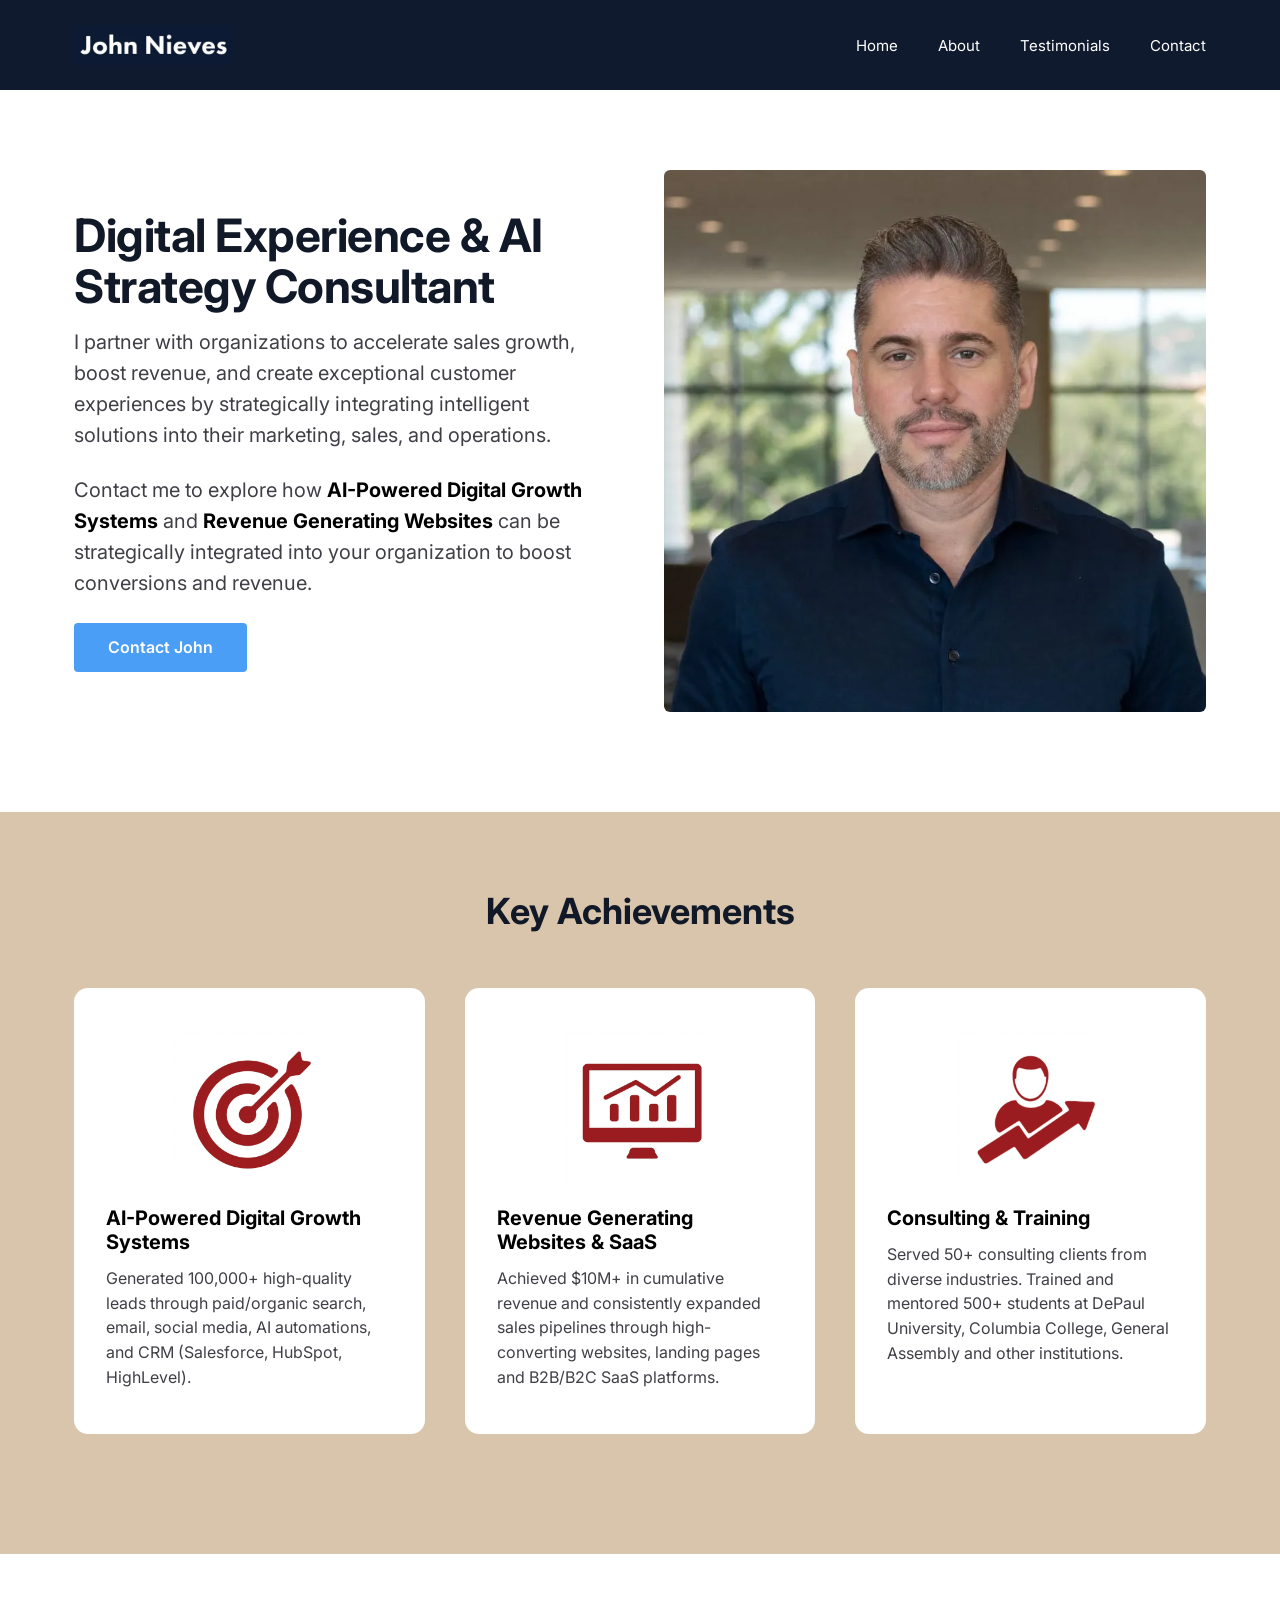
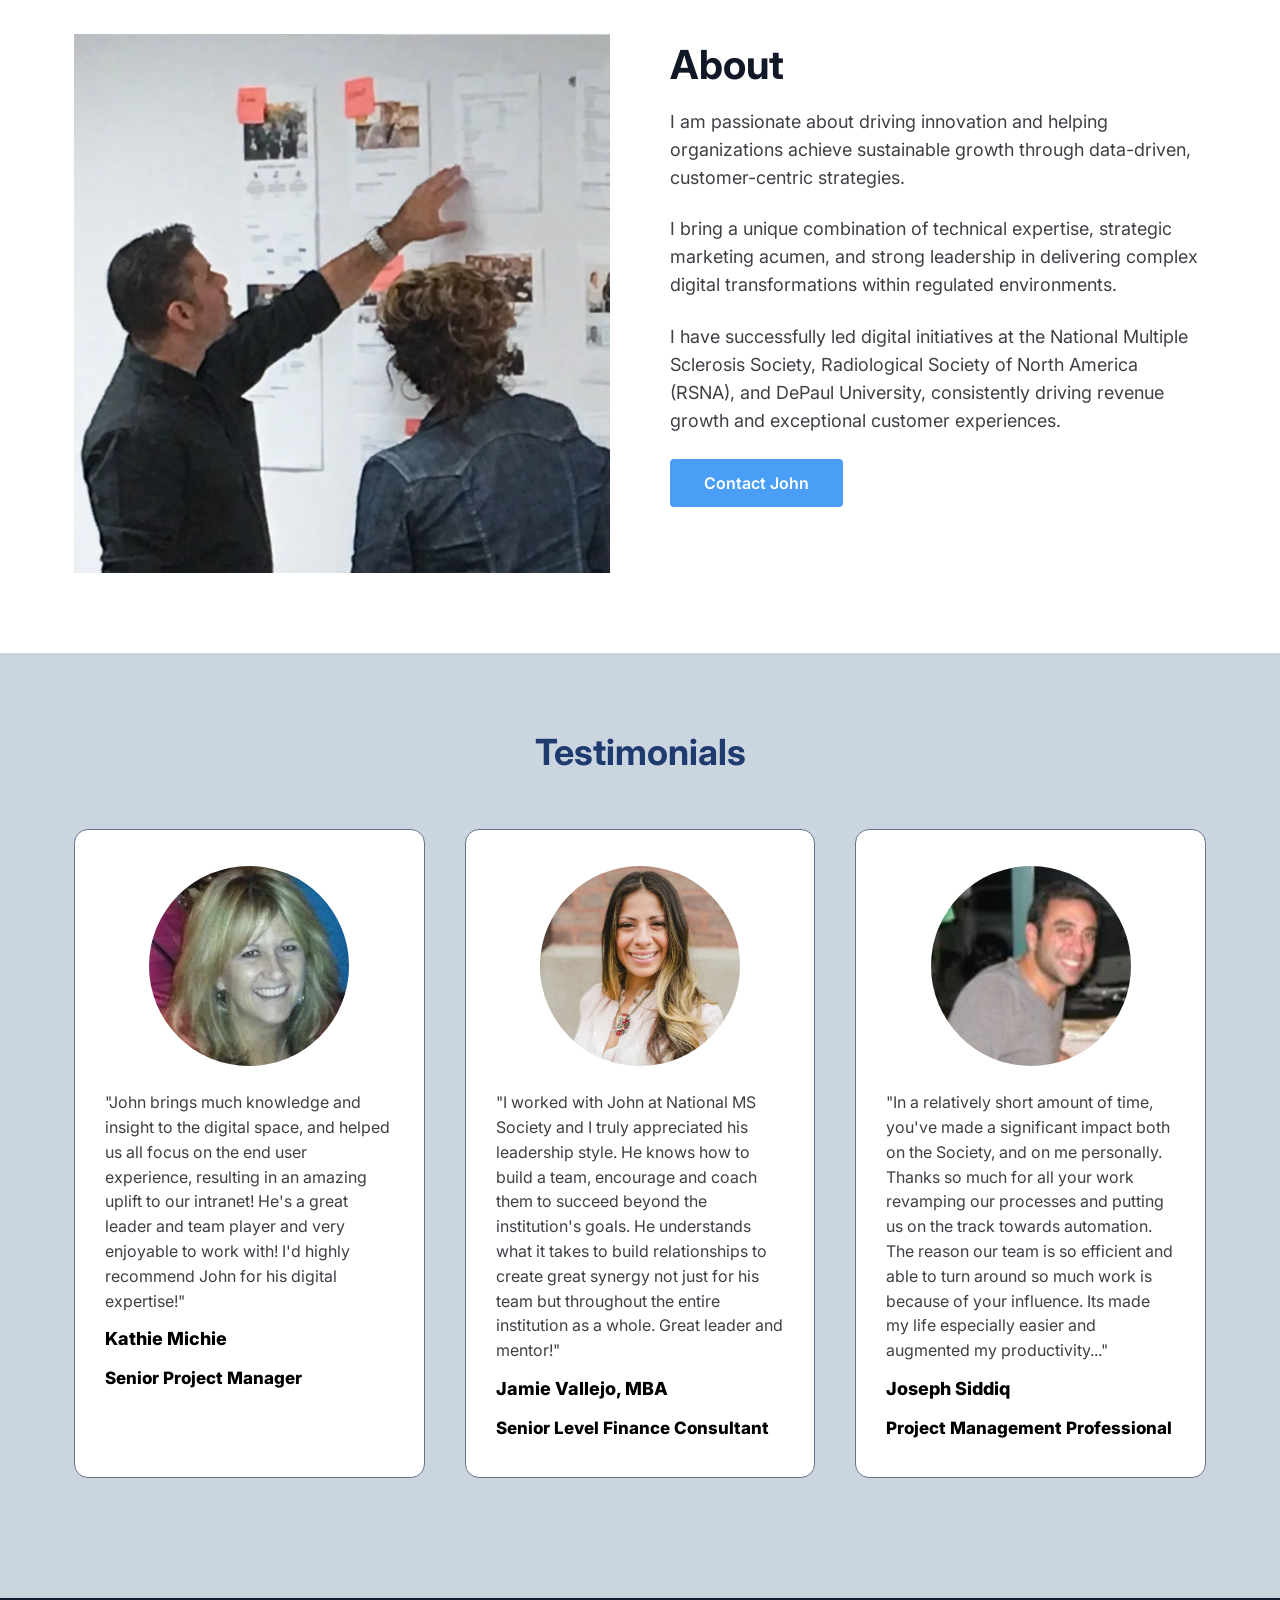
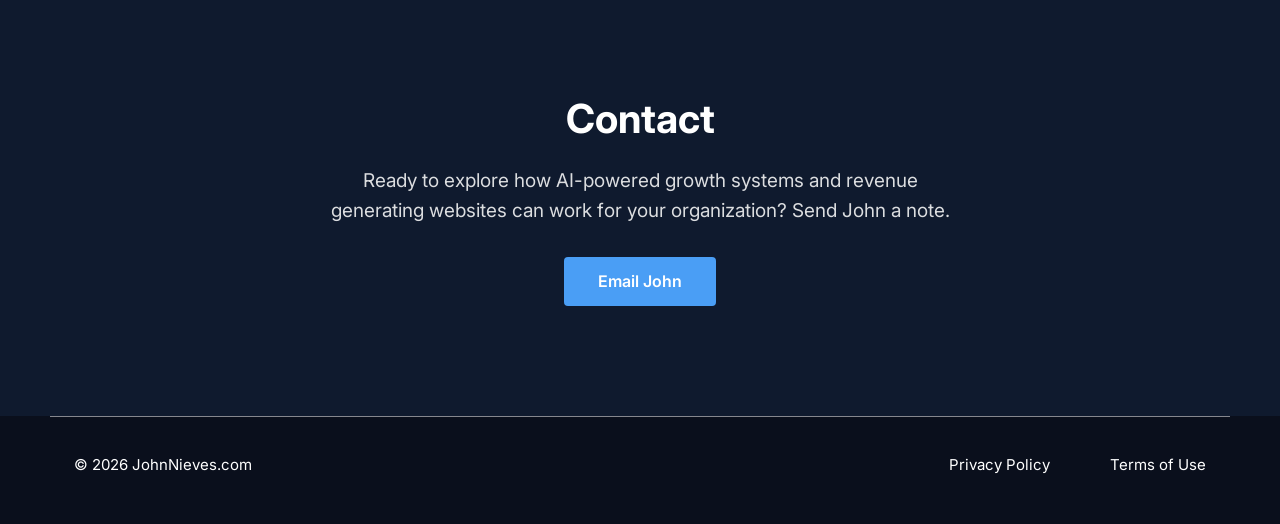
<file: index.html>
<!doctype html>
<html lang="en">
<head>
<meta charset="utf-8">
<meta name="viewport" content="width=device-width, initial-scale=1">
<title>Digital Experience Strategy Consultant | AI Solutions Consultant | John Nieves</title>
<meta name="description" content="John Nieves partners with organizations to accelerate sales growth, boost revenue, and create exceptional customer experiences with AI-powered digital growth systems and revenue generating websites.">
<meta property="og:title" content="John Nieves | Digital Experience & AI Strategy Consultant">
<meta property="og:description" content="AI-Powered Digital Growth Systems and Revenue Generating Websites.">
<meta property="og:image" content="images/headshot.webp">
<link rel="preconnect" href="https://fonts.googleapis.com">
<link rel="preconnect" href="https://fonts.gstatic.com" crossorigin>
<link href="https://fonts.googleapis.com/css2?family=Inter:wght@400;600;700;800&display=swap" rel="stylesheet">
<link rel="stylesheet" href="styles.css">
</head>
<body>

<header class="site-header">
  <div class="wrap">
    <a class="logo" href="index.html"><img src="images/logo.webp" alt="John Nieves"></a>
    <ul class="nav">
      <li><a href="index.html">Home</a></li>
      <li><a href="#about">About</a></li>
      <li><a href="#testimonials">Testimonials</a></li>
      <li><a href="#contact">Contact</a></li>
    </ul>
  </div>
</header>

<main>
  <section class="hero">
    <div class="wrap">
      <div>
        <h1>Digital Experience &amp; AI Strategy Consultant</h1>
        <p>I partner with organizations to accelerate sales growth, boost revenue, and create exceptional customer experiences by strategically integrating intelligent solutions into their marketing, sales, and operations.</p>
        <p>Contact me to explore how <strong>AI-Powered Digital Growth Systems</strong> and <strong>Revenue Generating Websites</strong> can be strategically integrated into your organization to boost conversions and revenue.</p>
        <a class="btn" href="#contact">Contact John</a>
      </div>
      <img src="images/headshot.webp" alt="John Nieves headshot">
    </div>
  </section>

  <section class="achievements" id="achievements">
    <div class="wrap">
      <h2 class="section-title">Key Achievements</h2>
      <div class="cards">
        <div class="card">
          <img src="images/icon-growth.webp" alt="Digital growth marketing">
          <h3>AI-Powered Digital Growth Systems</h3>
          <p>Generated 100,000+ high-quality leads through paid/organic search, email, social media, AI automations, and CRM (Salesforce, HubSpot, HighLevel).</p>
        </div>
        <div class="card">
          <img src="images/icon-revenue.webp" alt="Revenue generating websites">
          <h3>Revenue Generating Websites &amp; SaaS</h3>
          <p>Achieved $10M+ in cumulative revenue and consistently expanded sales pipelines through high-converting websites, landing pages and B2B/B2C SaaS platforms.</p>
        </div>
        <div class="card">
          <img src="images/icon-consulting.webp" alt="Leadership and training">
          <h3>Consulting &amp; Training</h3>
          <p>Served 50+ consulting clients from diverse industries. Trained and mentored 500+ students at DePaul University, Columbia College, General Assembly and other institutions.</p>
        </div>
      </div>
    </div>
  </section>

  <section class="about" id="about">
    <div class="wrap">
      <img src="images/about.webp" alt="John Nieves leading a strategy session">
      <div>
        <h2>About</h2>
        <p>I am passionate about driving innovation and helping organizations achieve sustainable growth through data-driven, customer-centric strategies.</p>
        <p>I bring a unique combination of technical expertise, strategic marketing acumen, and strong leadership in delivering complex digital transformations within regulated environments.</p>
        <p>I have successfully led digital initiatives at the National Multiple Sclerosis Society, Radiological Society of North America (RSNA), and DePaul University, consistently driving revenue growth and exceptional customer experiences.</p>
        <a class="btn" href="#contact">Contact John</a>
      </div>
    </div>
  </section>

  <section class="testimonials" id="testimonials">
    <div class="wrap">
      <h2 class="section-title">Testimonials</h2>
      <div class="cards">
        <div class="t-card">
          <img src="images/kathie.webp" alt="Kathie Michie">
          <blockquote>"John brings much knowledge and insight to the digital space, and helped us all focus on the end user experience, resulting in an amazing uplift to our intranet! He's a great leader and team player and very enjoyable to work with! I'd highly recommend John for his digital expertise!"</blockquote>
          <div class="name">Kathie Michie</div>
          <div class="role">Senior Project Manager</div>
        </div>
        <div class="t-card">
          <img src="images/jamie.webp" alt="Jamie Vallejo">
          <blockquote>"I worked with John at National MS Society and I truly appreciated his leadership style. He knows how to build a team, encourage and coach them to succeed beyond the institution's goals. He understands what it takes to build relationships to create great synergy not just for his team but throughout the entire institution as a whole. Great leader and mentor!"</blockquote>
          <div class="name">Jamie Vallejo, MBA</div>
          <div class="role">Senior Level Finance Consultant</div>
        </div>
        <div class="t-card">
          <img src="images/joseph.webp" alt="Joseph Siddiq">
          <blockquote>"In a relatively short amount of time, you've made a significant impact both on the Society, and on me personally. Thanks so much for all your work revamping our processes and putting us on the track towards automation. The reason our team is so efficient and able to turn around so much work is because of your influence. Its made my life especially easier and augmented my productivity..."</blockquote>
          <div class="name">Joseph Siddiq</div>
          <div class="role">Project Management Professional</div>
        </div>
      </div>
    </div>
  </section>

  <section class="contact" id="contact">
    <div class="wrap">
      <h2>Contact</h2>
      <p>Ready to explore how AI-powered growth systems and revenue generating websites can work for your organization? Send John a note.</p>
      <a class="btn" href="mailto:John@JohnNieves.com">Email John</a>
    </div>
  </section>
</main>

<footer class="site-footer">
  <div class="wrap">
    <p>&copy; 2026 JohnNieves.com</p>
    <ul>
      <li><a href="privacy.html">Privacy Policy</a></li>
      <li><a href="terms.html">Terms of Use</a></li>
    </ul>
  </div>
</footer>

</body>
</html>
</file>
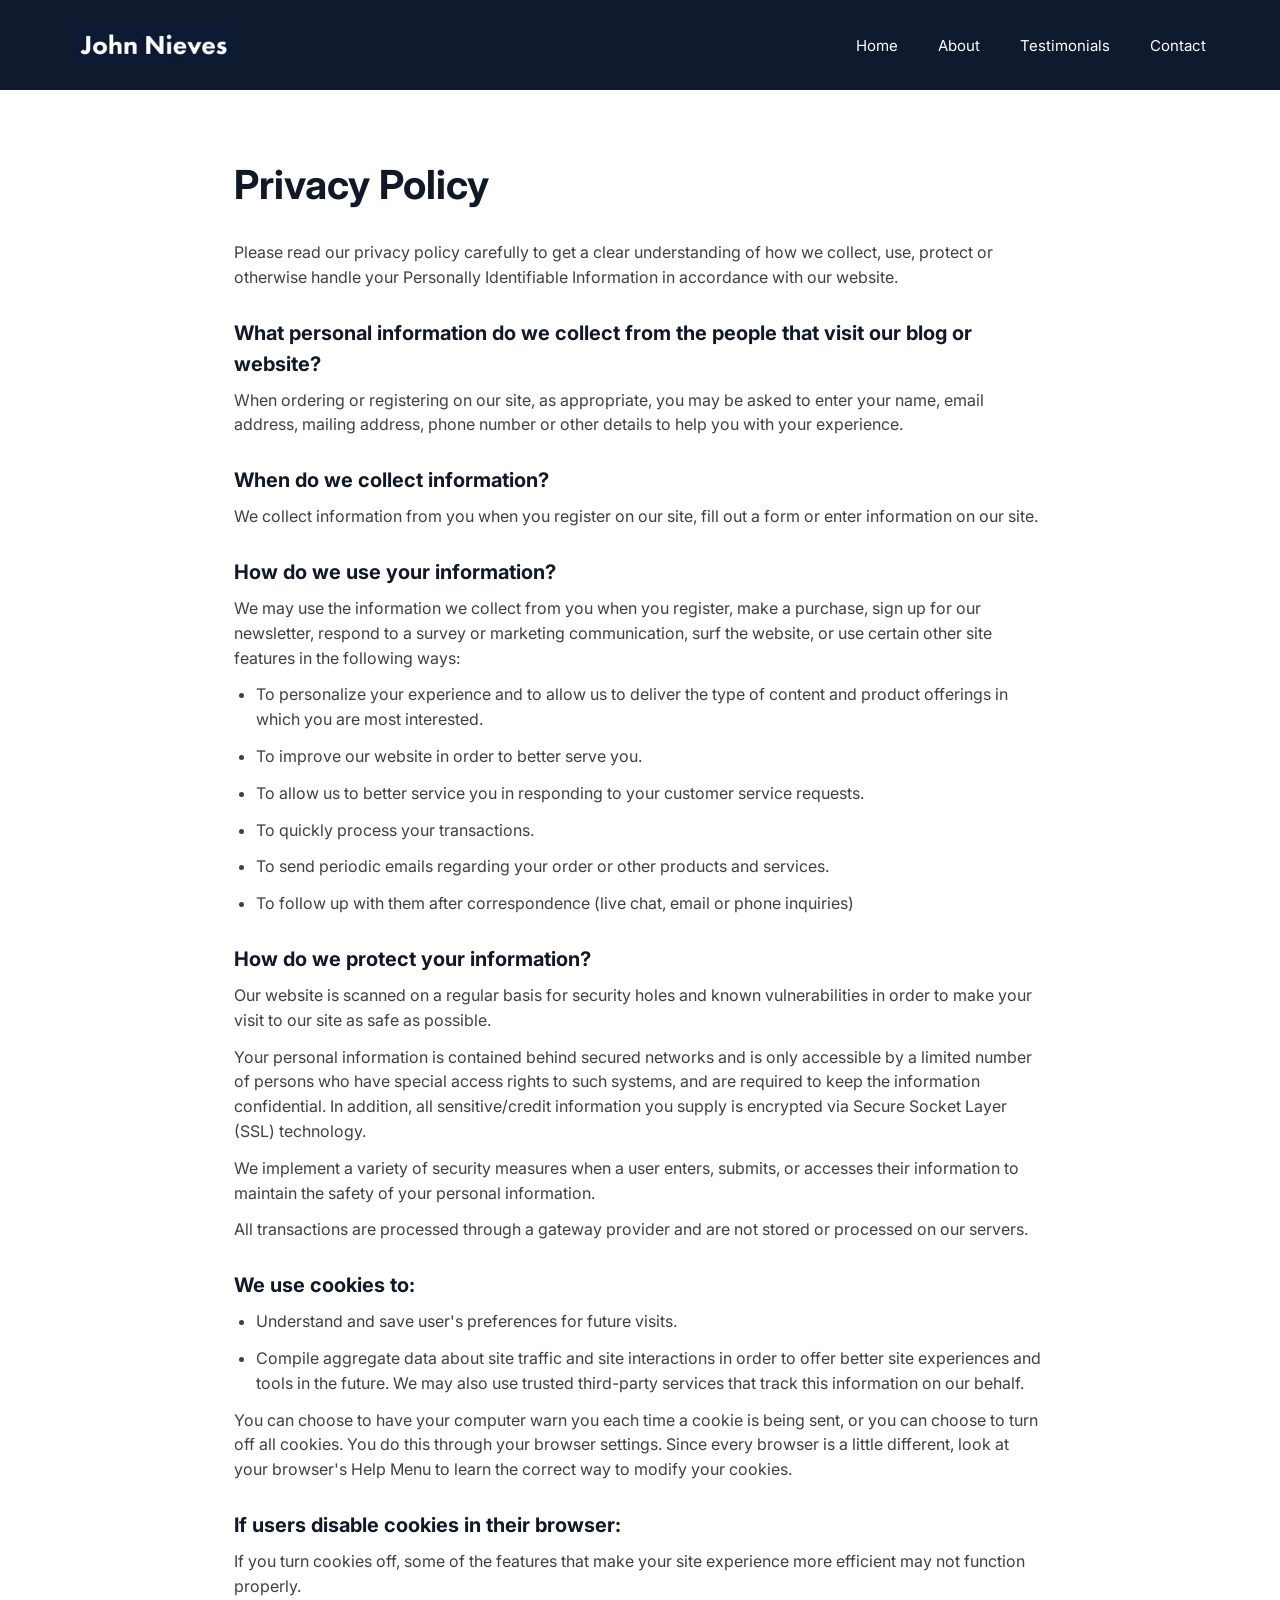
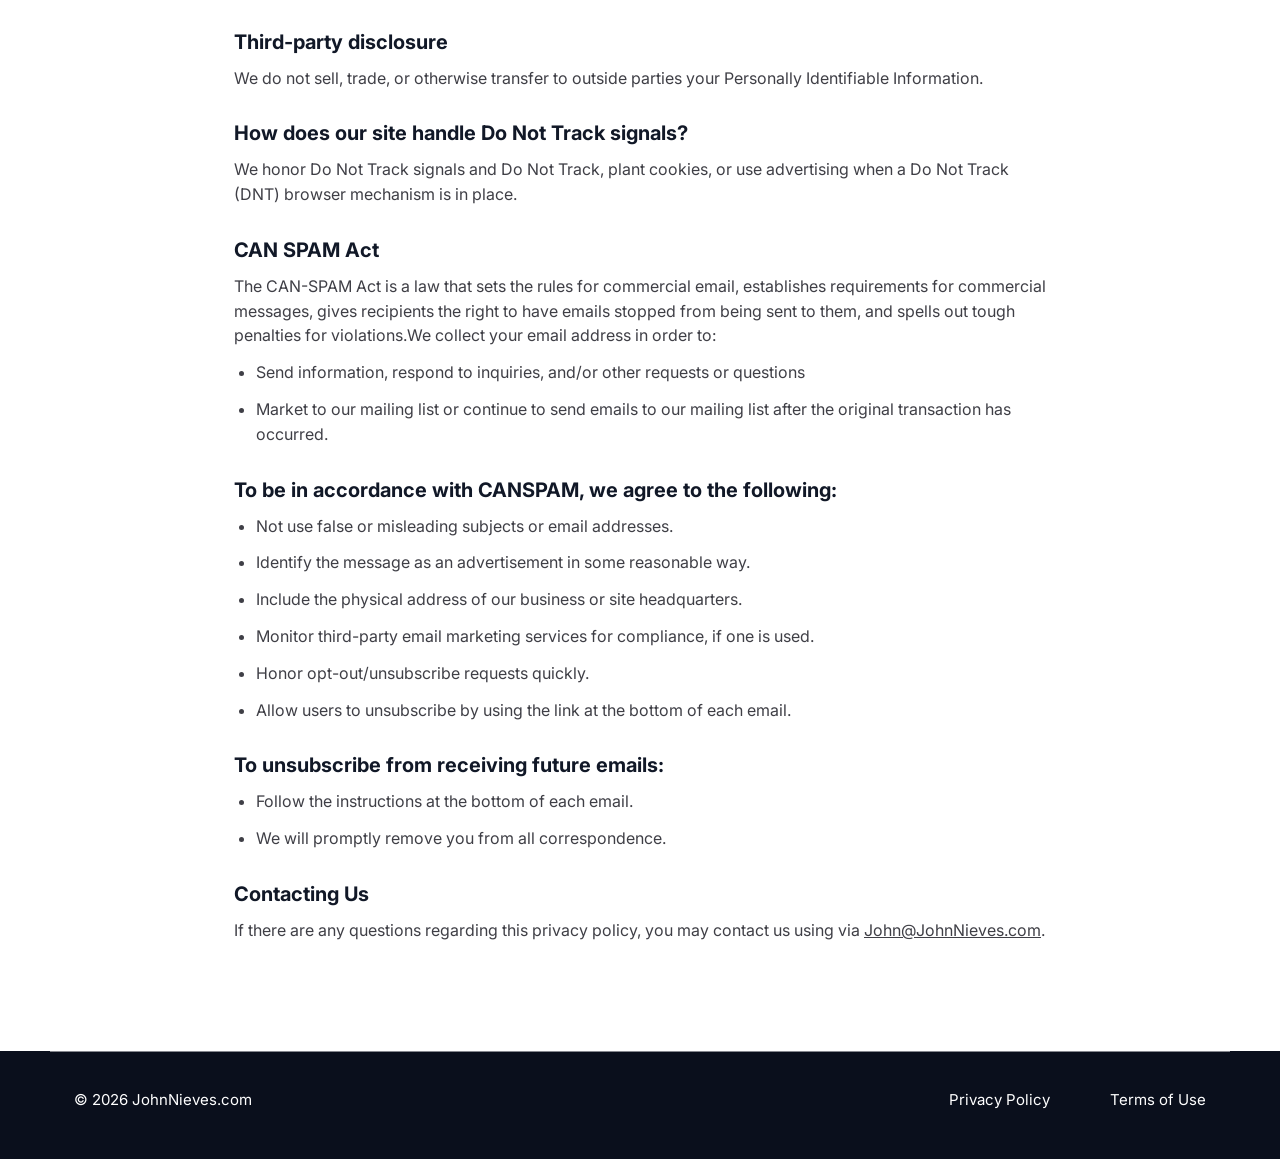
<file: privacy.html>
<!doctype html>
<html lang="en">
<head>
<meta charset="utf-8">
<meta name="viewport" content="width=device-width, initial-scale=1">
<title>Privacy Policy | John Nieves</title>
<link rel="preconnect" href="https://fonts.googleapis.com">
<link rel="preconnect" href="https://fonts.gstatic.com" crossorigin>
<link href="https://fonts.googleapis.com/css2?family=Inter:wght@400;600;700;800&display=swap" rel="stylesheet">
<link rel="stylesheet" href="styles.css">
</head>
<body>

<header class="site-header">
  <div class="wrap">
    <a class="logo" href="index.html"><img src="images/logo.webp" alt="John Nieves"></a>
    <ul class="nav">
      <li><a href="index.html">Home</a></li>
      <li><a href="index.html#about">About</a></li>
      <li><a href="index.html#testimonials">Testimonials</a></li>
      <li><a href="index.html#contact">Contact</a></li>
    </ul>
  </div>
</header>

<main class="legal"><div class="wrap">
<h1>Privacy Policy</h1>
<p>Please read our privacy policy carefully to get a clear understanding of how we collect, use, protect or otherwise handle your Personally Identifiable Information in accordance with our website.</p>
<h2>What personal information do we collect from the people that visit our blog or website?</h2>
<p>When ordering or registering on our site, as appropriate, you may be asked to enter your name, email address, mailing address, phone number or other details to help you with your experience.</p>
<h2>When do we collect information?</h2>
<p>We collect information from you when you register on our site, fill out a form or enter information on our site.</p>
<h2>How do we use your information?</h2>
<p>We may use the information we collect from you when you register, make a purchase, sign up for our newsletter, respond to a survey or marketing communication, surf the website, or use certain other site features in the following ways:</p>
<ul>
<li>To personalize your experience and to allow us to deliver the type of content and product offerings in which you are most interested.</li>
<li>To improve our website in order to better serve you.</li>
<li>To allow us to better service you in responding to your customer service requests.</li>
<li>To quickly process your transactions.</li>
<li>To send periodic emails regarding your order or other products and services.</li>
<li>To follow up with them after correspondence (live chat, email or phone inquiries)</li>
</ul>
<h2>How do we protect your information?</h2>
<p>Our website is scanned on a regular basis for security holes and known vulnerabilities in order to make your visit to our site as safe as possible.</p>
<p>Your personal information is contained behind secured networks and is only accessible by a limited number of persons who have special access rights to such systems, and are required to keep the information confidential. In addition, all sensitive/credit information you supply is encrypted via Secure Socket Layer (SSL) technology.</p>
<p>We implement a variety of security measures when a user enters, submits, or accesses their information to maintain the safety of your personal information.</p>
<p>All transactions are processed through a gateway provider and are not stored or processed on our servers.</p>
<h2>We use cookies to:</h2>
<ul>
<li>Understand and save user&#x27;s preferences for future visits.</li>
<li>Compile aggregate data about site traffic and site interactions in order to offer better site experiences and tools in the future. We may also use trusted third-party services that track this information on our behalf.</li>
</ul>
<p>You can choose to have your computer warn you each time a cookie is being sent, or you can choose to turn off all cookies. You do this through your browser settings. Since every browser is a little different, look at your browser&#x27;s Help Menu to learn the correct way to modify your cookies.</p>
<h2>If users disable cookies in their browser:</h2>
<p>If you turn cookies off, some of the features that make your site experience more efficient may not function properly.</p>
<h2>Third-party disclosure</h2>
<p>We do not sell, trade, or otherwise transfer to outside parties your Personally Identifiable Information.</p>
<h2>How does our site handle Do Not Track signals?</h2>
<p>We honor Do Not Track signals and Do Not Track, plant cookies, or use advertising when a Do Not Track (DNT) browser mechanism is in place.</p>
<h2>CAN SPAM Act</h2>
<p>The CAN-SPAM Act is a law that sets the rules for commercial email, establishes requirements for commercial messages, gives recipients the right to have emails stopped from being sent to them, and spells out tough penalties for violations.We collect your email address in order to:</p>
<ul>
<li>Send information, respond to inquiries, and/or other requests or questions</li>
<li>Market to our mailing list or continue to send emails to our mailing list after the original transaction has occurred.</li>
</ul>
<h2>To be in accordance with CANSPAM, we agree to the following:</h2>
<ul>
<li>Not use false or misleading subjects or email addresses.</li>
<li>Identify the message as an advertisement in some reasonable way.</li>
<li>Include the physical address of our business or site headquarters.</li>
<li>Monitor third-party email marketing services for compliance, if one is used.</li>
<li>Honor opt-out/unsubscribe requests quickly.</li>
<li>Allow users to unsubscribe by using the link at the bottom of each email.</li>
</ul>
<h2>To unsubscribe from receiving future emails:</h2>
<ul>
<li>Follow the instructions at the bottom of each email.</li>
<li>We will promptly remove you from all correspondence.</li>
</ul>
<h2>Contacting Us</h2>
<p>If there are any questions regarding this privacy policy, you may contact us using via <a href="mailto:John@JohnNieves.com">John@JohnNieves.com</a>.</p>
</div></main>

<footer class="site-footer">
  <div class="wrap">
    <p>&copy; 2026 JohnNieves.com</p>
    <ul>
      <li><a href="privacy.html">Privacy Policy</a></li>
      <li><a href="terms.html">Terms of Use</a></li>
    </ul>
  </div>
</footer>

</body>
</html>
</file>
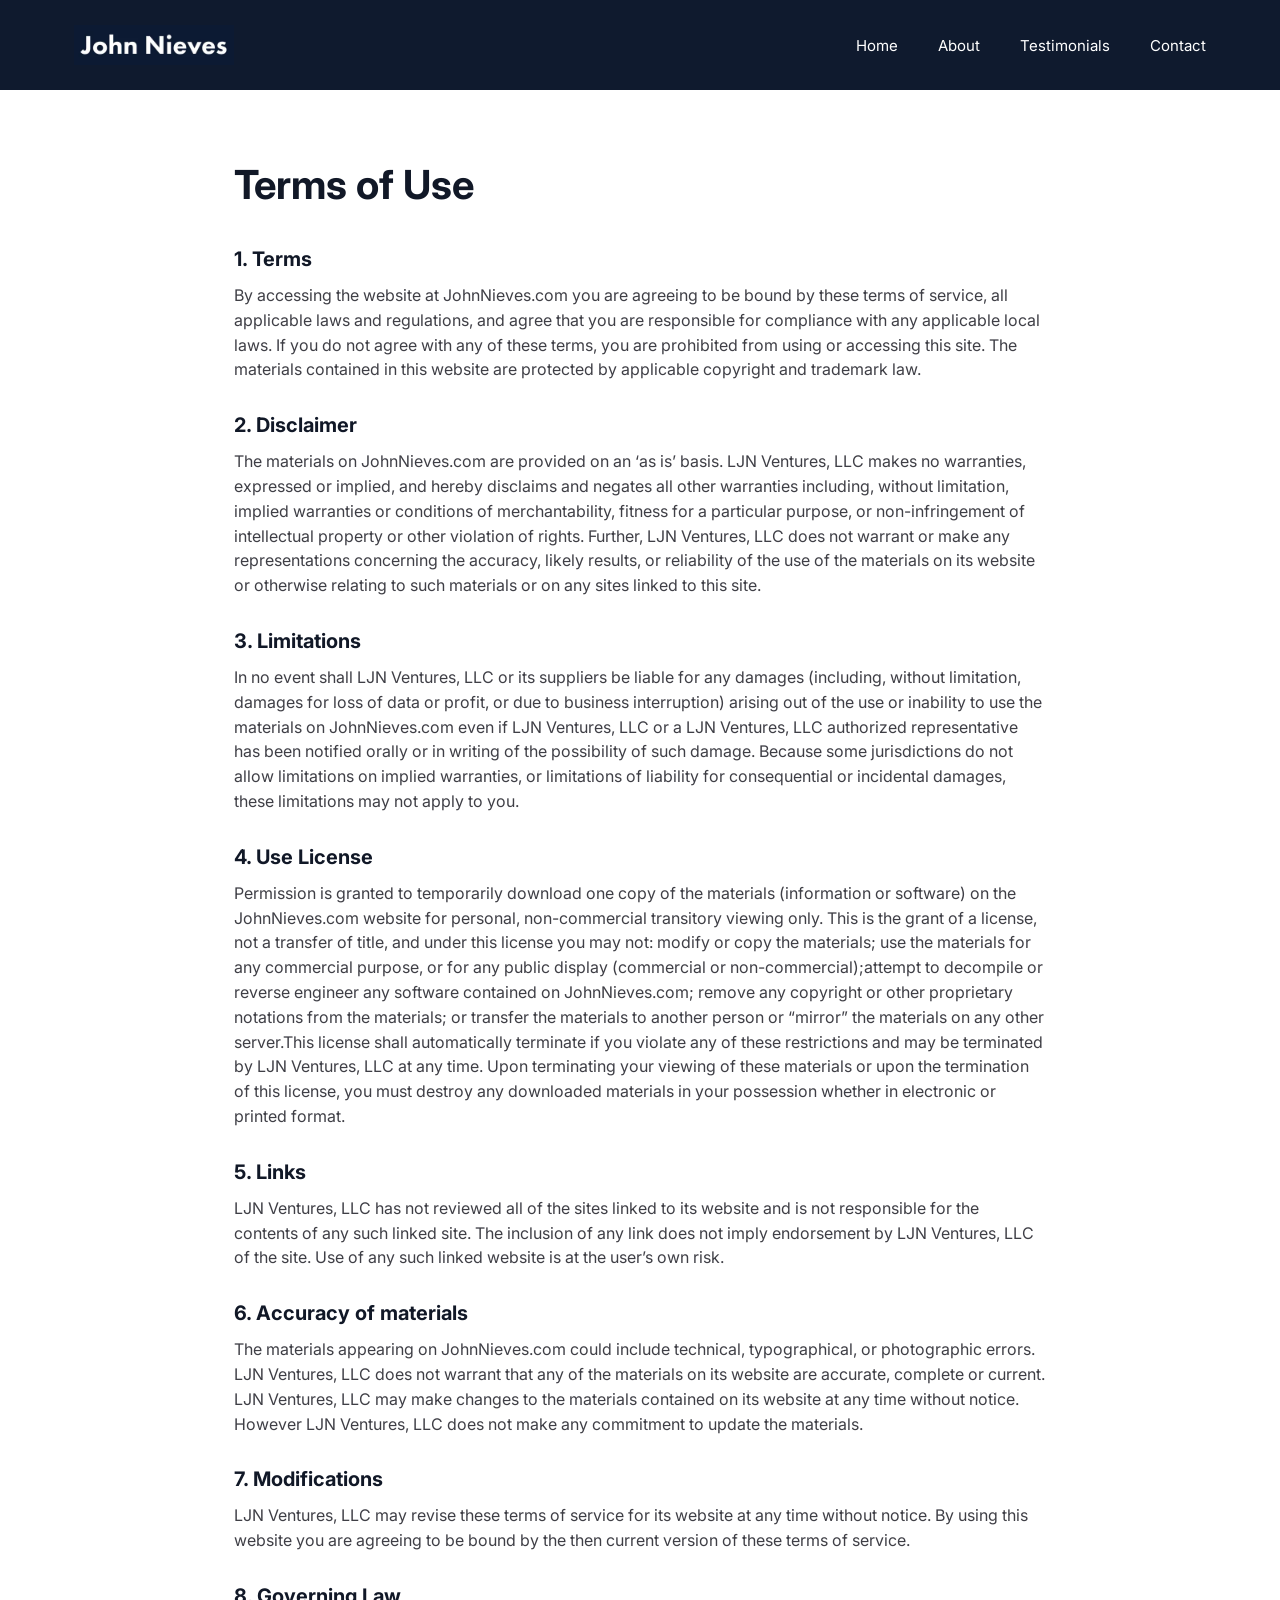
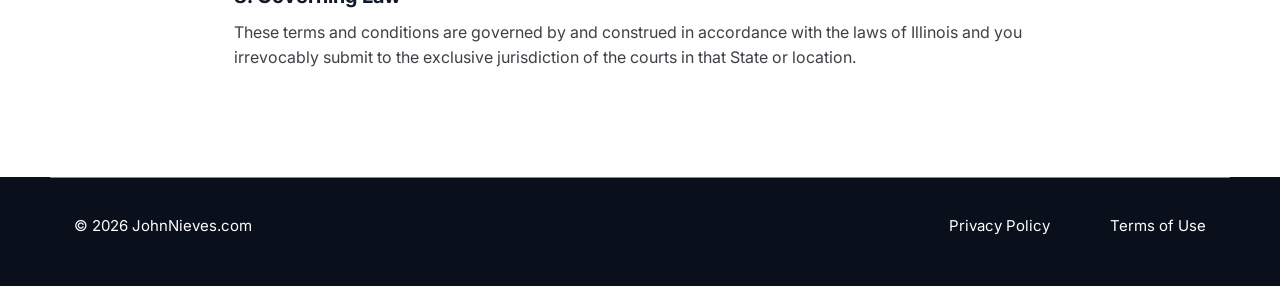
<file: terms.html>
<!doctype html>
<html lang="en">
<head>
<meta charset="utf-8">
<meta name="viewport" content="width=device-width, initial-scale=1">
<title>Terms of Use | John Nieves</title>
<link rel="preconnect" href="https://fonts.googleapis.com">
<link rel="preconnect" href="https://fonts.gstatic.com" crossorigin>
<link href="https://fonts.googleapis.com/css2?family=Inter:wght@400;600;700;800&display=swap" rel="stylesheet">
<link rel="stylesheet" href="styles.css">
</head>
<body>

<header class="site-header">
  <div class="wrap">
    <a class="logo" href="index.html"><img src="images/logo.webp" alt="John Nieves"></a>
    <ul class="nav">
      <li><a href="index.html">Home</a></li>
      <li><a href="index.html#about">About</a></li>
      <li><a href="index.html#testimonials">Testimonials</a></li>
      <li><a href="index.html#contact">Contact</a></li>
    </ul>
  </div>
</header>

<main class="legal"><div class="wrap">
<h1>Terms of Use</h1>
<h2>1. Terms</h2>
<p>By accessing the website at JohnNieves.com you are agreeing to be bound by these terms of service, all applicable laws and regulations, and agree that you are responsible for compliance with any applicable local laws. If you do not agree with any of these terms, you are prohibited from using or accessing this site. The materials contained in this website are protected by applicable copyright and trademark law.</p>
<h2>2. Disclaimer</h2>
<p>The materials on JohnNieves.com are provided on an ‘as is’ basis. LJN Ventures, LLC makes no warranties, expressed or implied, and hereby disclaims and negates all other warranties including, without limitation, implied warranties or conditions of merchantability, fitness for a particular purpose, or non-infringement of intellectual property or other violation of rights. Further, LJN Ventures, LLC does not warrant or make any representations concerning the accuracy, likely results, or reliability of the use of the materials on its website or otherwise relating to such materials or on any sites linked to this site.</p>
<h2>3. Limitations</h2>
<p>In no event shall LJN Ventures, LLC or its suppliers be liable for any damages (including, without limitation, damages for loss of data or profit, or due to business interruption) arising out of the use or inability to use the materials on JohnNieves.com even if LJN Ventures, LLC or a LJN Ventures, LLC authorized representative has been notified orally or in writing of the possibility of such damage. Because some jurisdictions do not allow limitations on implied warranties, or limitations of liability for consequential or incidental damages, these limitations may not apply to you.</p>
<h2>4. Use License</h2>
<p>Permission is granted to temporarily download one copy of the materials (information or software) on the JohnNieves.com website for personal, non-commercial transitory viewing only. This is the grant of a license, not a transfer of title, and under this license you may not: modify or copy the materials; use the materials for any commercial purpose, or for any public display (commercial or non-commercial);attempt to decompile or reverse engineer any software contained on JohnNieves.com; remove any copyright or other proprietary notations from the materials; or transfer the materials to another person or “mirror” the materials on any other server.This license shall automatically terminate if you violate any of these restrictions and may be terminated by LJN Ventures, LLC at any time. Upon terminating your viewing of these materials or upon the termination of this license, you must destroy any downloaded materials in your possession whether in electronic or printed format.</p>
<h2>5. Links</h2>
<p>LJN Ventures, LLC has not reviewed all of the sites linked to its website and is not responsible for the contents of any such linked site. The inclusion of any link does not imply endorsement by LJN Ventures, LLC of the site. Use of any such linked website is at the user’s own risk.</p>
<h2>6. Accuracy of materials</h2>
<p>The materials appearing on JohnNieves.com could include technical, typographical, or photographic errors. LJN Ventures, LLC does not warrant that any of the materials on its website are accurate, complete or current. LJN Ventures, LLC may make changes to the materials contained on its website at any time without notice. However LJN Ventures, LLC does not make any commitment to update the materials.</p>
<h2>7. Modifications</h2>
<p>LJN Ventures, LLC may revise these terms of service for its website at any time without notice. By using this website you are agreeing to be bound by the then current version of these terms of service.</p>
<h2>8. Governing Law</h2>
<p>These terms and conditions are governed by and construed in accordance with the laws of Illinois and you irrevocably submit to the exclusive jurisdiction of the courts in that State or location.</p>
</div></main>

<footer class="site-footer">
  <div class="wrap">
    <p>&copy; 2026 JohnNieves.com</p>
    <ul>
      <li><a href="privacy.html">Privacy Policy</a></li>
      <li><a href="terms.html">Terms of Use</a></li>
    </ul>
  </div>
</footer>

</body>
</html>
</file>
<file: styles.css>
:root{--navy:#0f1a2e;--navy-deep:#0a0f1c;--sand:#d8c5ab;--mist:#cbd5e0;--blue:#4a9ef5;--blue-dark:#2f86e6;--ink:#111827;--text:#3f3f46;--white:#fff}
*{box-sizing:border-box;margin:0;padding:0}
html{scroll-behavior:smooth}
body{font-family:'Inter',system-ui,-apple-system,sans-serif;color:var(--text);background:var(--white);line-height:1.55}
img{max-width:100%;display:block}
a{color:inherit}
.wrap{max-width:1180px;margin:0 auto;padding:0 24px}
section[id]{scroll-margin-top:80px}

/* header */
.site-header{background:var(--navy);position:sticky;top:0;z-index:10}
.site-header .wrap{display:flex;align-items:center;justify-content:space-between;height:90px}
.logo img{height:40px;width:auto}
.nav{display:flex;gap:40px;list-style:none}
.nav a{color:var(--white);text-decoration:none;font-size:15px}
.nav a:hover{opacity:.75}

/* buttons */
.btn{display:inline-block;background:var(--blue);color:var(--white);text-decoration:none;font-weight:600;font-size:16px;padding:12px 34px;border-radius:4px;transition:background .15s}
.btn:hover{background:var(--blue-dark)}

/* hero */
.hero{padding:80px 0 100px}
.hero .wrap{display:grid;grid-template-columns:1fr 1fr;gap:48px;align-items:center}
.hero h1{color:var(--ink);font-size:46px;line-height:1.1;font-weight:700;letter-spacing:-.5px;margin-bottom:16px}
.hero p{font-size:20px;margin-bottom:24px}
.hero p strong{color:#000}
.hero img{border-radius:6px;width:100%}

/* achievements */
.achievements{background:var(--sand);padding:72px 0 120px}
h2.section-title{text-align:center;color:var(--ink);font-size:36px;font-weight:700;margin-bottom:48px}
.cards{display:grid;grid-template-columns:repeat(3,1fr);gap:40px}
.card{background:var(--white);border-radius:14px;padding:44px 32px}
.card img{width:150px;height:auto;margin:0 auto 24px}
.card h3{color:#000;font-size:20px;line-height:1.2;font-weight:700;margin-bottom:12px}
.card p{font-size:16px}

/* about */
.about{padding:80px 0}
.about .wrap{display:grid;grid-template-columns:1fr 1fr;gap:60px;align-items:start}
.about img{width:100%}
.about h2{color:var(--ink);font-size:40px;font-weight:700;margin-bottom:12px}
.about p{font-size:18px;margin-bottom:24px}

/* testimonials */
.testimonials{background:var(--mist);padding:72px 0 120px}
.testimonials h2.section-title{color:#1e3a6e}
.t-card{background:var(--white);border:1px solid #64748b;border-radius:14px;padding:36px 30px}
.t-card img{width:200px;height:200px;border-radius:50%;object-fit:cover;margin:0 auto 24px}
.t-card blockquote{font-size:16px;margin-bottom:12px}
.t-card .name{color:#000;font-weight:800;font-size:18px;margin-bottom:12px}
.t-card .role{color:#000;font-weight:800;font-size:17px}

/* contact */
.contact{background:var(--navy);color:var(--white);padding:90px 0 110px;text-align:center}
.contact h2{font-size:40px;font-weight:700;margin-bottom:16px}
.contact p{font-size:19px;opacity:.85;max-width:620px;margin:0 auto 32px}

/* footer */
.site-footer{background:var(--navy-deep);color:var(--white);padding:0 0 48px}
.site-footer .wrap{border-top:1px solid rgba(255,255,255,.5);padding-top:36px;display:flex;justify-content:space-between;align-items:center;font-size:15px}
.site-footer ul{display:flex;gap:60px;list-style:none}
.site-footer a{text-decoration:none}
.site-footer a:hover{text-decoration:underline}

/* legal pages */
.legal{padding:64px 0 96px}
.legal .wrap{max-width:860px}
.legal h1{color:var(--ink);font-size:40px;margin-bottom:24px}
.legal h2{color:var(--ink);font-size:20px;margin:28px 0 8px}
.legal p,.legal li{font-size:16px;margin-bottom:12px}
.legal ul{padding-left:22px;margin-bottom:12px}

/* responsive */
@media (max-width:900px){
  .hero .wrap,.about .wrap{grid-template-columns:1fr}
  .hero h1{font-size:36px}
  .cards{grid-template-columns:1fr;gap:24px;max-width:480px;margin:0 auto}
  .nav{gap:20px}
}
@media (max-width:600px){
  .site-header .wrap{flex-direction:column;height:auto;padding:16px;gap:12px}
  .nav{gap:16px;flex-wrap:wrap;justify-content:center}
  .nav a{font-size:14px}
  .hero{padding:48px 0 64px}
  .hero p{font-size:18px}
  .site-footer .wrap{flex-direction:column;gap:20px}
  .site-footer ul{gap:32px}
}
</file>
